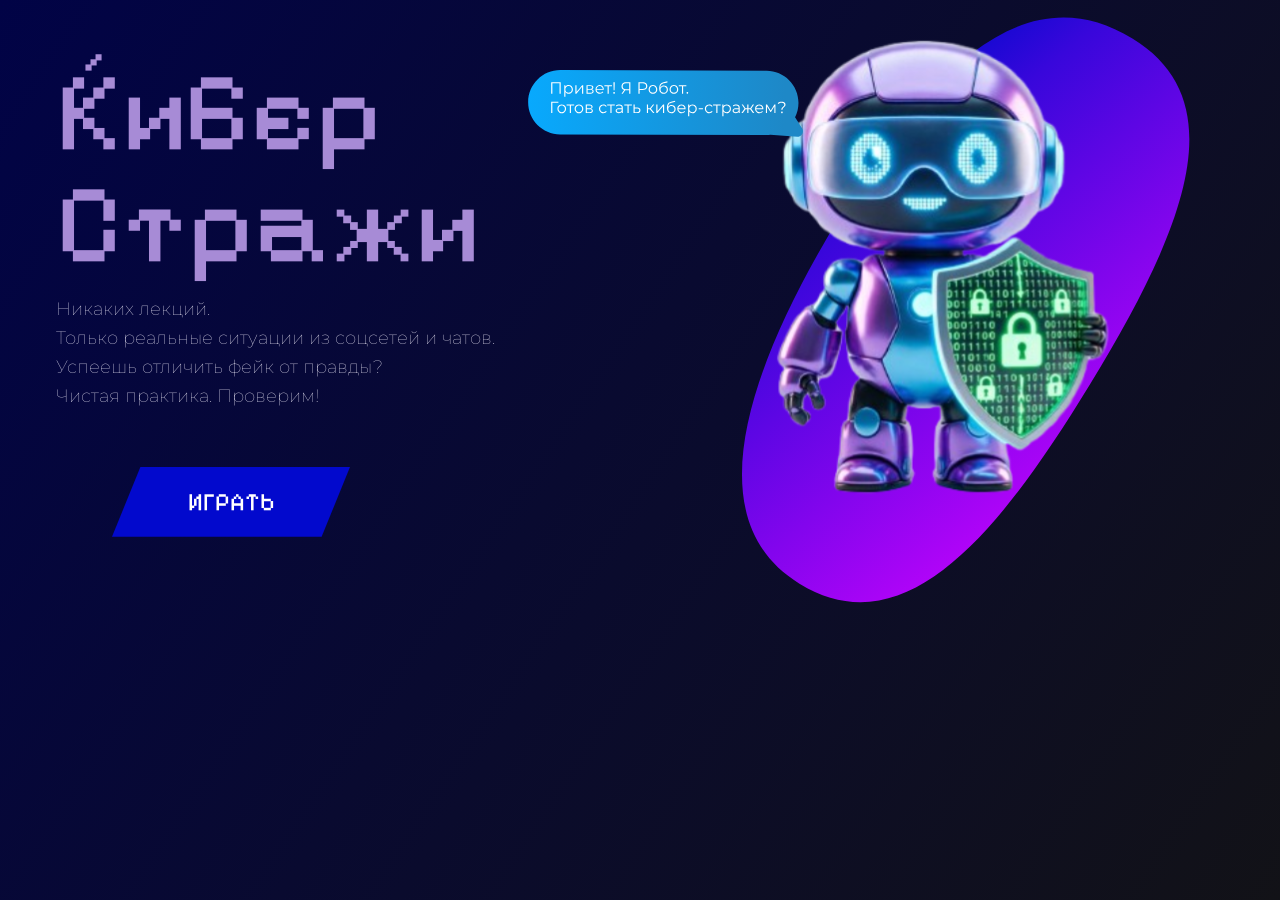
<file: index.html>
<!doctype html>
<html lang="ru">
  <head>
    <meta charset="UTF-8" />
    <meta name="viewport" content="width=device-width, initial-scale=1.0" />
    <title>Cyber Security</title>
    <!-- ПРАВИЛЬНО: css/style.css (файл в папке css) -->
    <link rel="stylesheet" href="css/style.css" />
  </head>
  <body>
    <!-- Скрипт в папке js -->
    <script src="js/script.js" defer></script>

    <header class="hero-section">
      <h1 class="main-title">Кибер <br />Стражи</h1>
      <p class="header-text">
        Никаких лекций. <br />Только реальные ситуации из соцсетей и чатов.
        <br />Успеешь отличить фейк от правды? <br />Чистая практика. Проверим!
      </p>

      <!-- Картинки в папке assets -->
      <img class="header-img" src="assets/img/robot.svg" alt="robot" />
      <img src="assets/logo/1.svg" alt="1" class="dialog-img" />

      <button onclick="window.location.href = 'page2.html'" class="play-game">
        ИГРАТЬ
      </button>
    </header>
  </body>
</html>
</file>
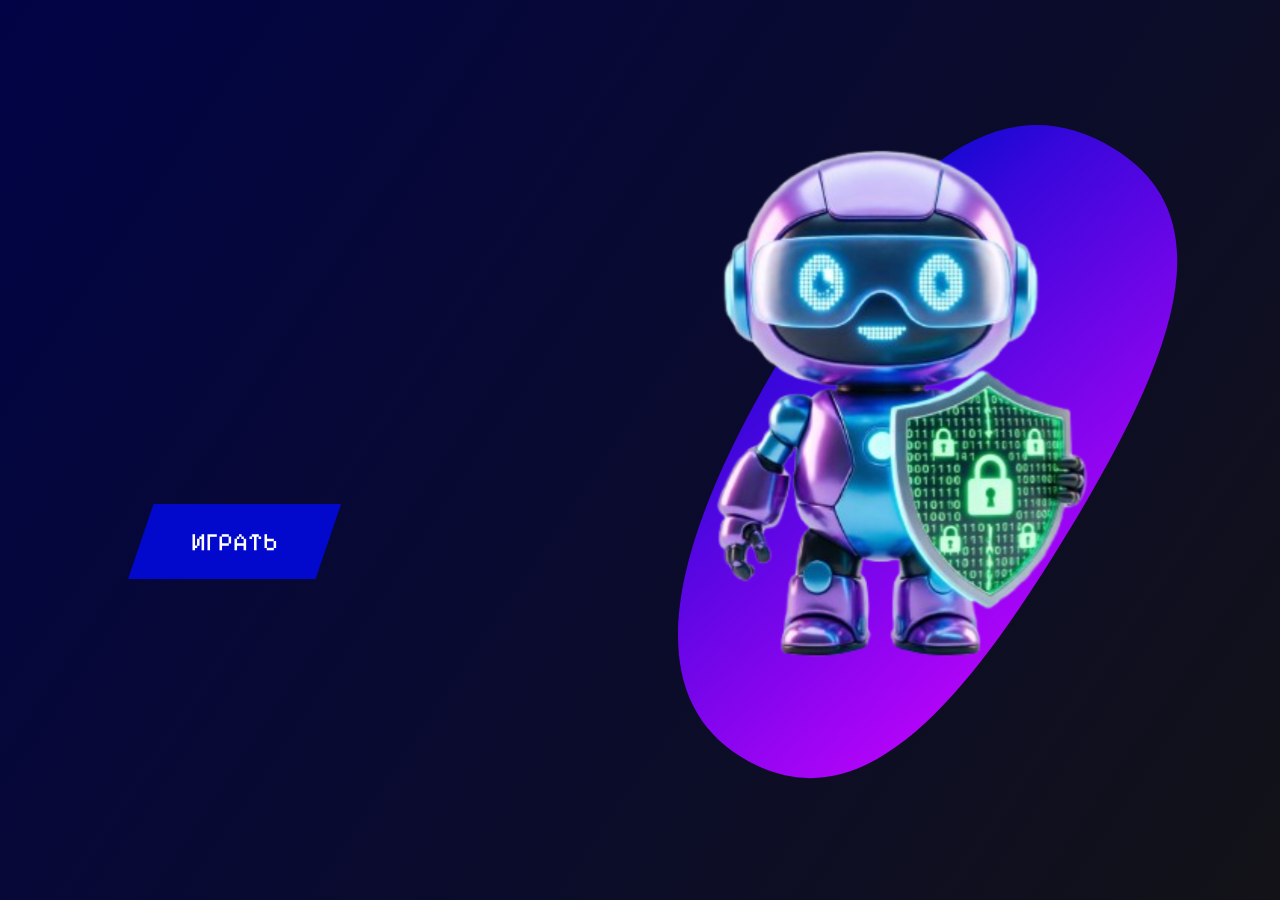
<file: page2.html>
<!doctype html>
<html lang="ru">
  <head>
    <meta charset="UTF-8" />
    <meta name="viewport" content="width=device-width, initial-scale=1.0" />
    <title>Кибербезопасность: Тест</title>
    <!-- ИСПРАВЛЕНО: Убрана точка в начале пути -->
    <link rel="stylesheet" href="css/page2.css" />
  </head>
  <body>
    <div class="game-container">
      <div id="intro-screen">
        <!-- ИСПРАВЛЕНО: Убрана точка в начале пути к картинкам -->
        <img src="assets/img/robot.svg" alt="Кибер-робот" class="main-robot" />

        <div class="robot-bubble anim-loop-1">
          Твоя миссия — распознать мошеннические сообщения среди писем, SMS и
          уведомлений. Как играть: читай сообщение, решай безопасно оно или
          мошенничество!
        </div>

        <div class="robot-bubble anim-loop-2">
          Принимаем тебя в ряды экспертов. Нажимай на кнопку, чтобы разобрать
          первое сообщение. Помни: мошенники хитры!
        </div>

        <button class="play-game" onclick="startGame()">ИГРАТЬ</button>
      </div>

      <!-- ЭКРАН 2: ИГРА -->
      <div id="quiz-screen" style="display: none">
        <img src="assets/img/robot.svg" alt="Кибер-робот" class="main-robot" />

        <div class="robot-bubble" id="game-bubble">Загрузка...</div>

        <div class="answers-container" id="answer-buttons">
          <button class="answer-btn" onclick="checkAnswer(true)">
            Безопасно
          </button>
          <button class="answer-btn" onclick="checkAnswer(false)">
            Опасно
          </button>
        </div>

        <button
          class="play-game"
          id="continue-btn"
          style="display: none"
          onclick="nextQuestion()"
        >
          ДАЛЬШЕ
        </button>
      </div>

      <div id="finish-screen" style="display: none">
        <img src="assets/img/robot.svg" alt="Кибер-робот" class="main-robot" />
        <div class="robot-bubble anim-once" style="text-align: center">
          Поздравляем!<br /><br />
          Ты прошёл все испытания<br />
          и стал экспертом по<br />
          кибербезопасности!
        </div>
        <button
          class="play-game-2"
          onclick="window.location.href = 'page3.html'"
        >
          ИГРА 2
        </button>
      </div>
    </div>
    <!-- ИСПРАВЛЕНО: Убрана точка в начале пути к JS -->
    <script src="js/script.js"></script>
  </body>
</html>
</file>
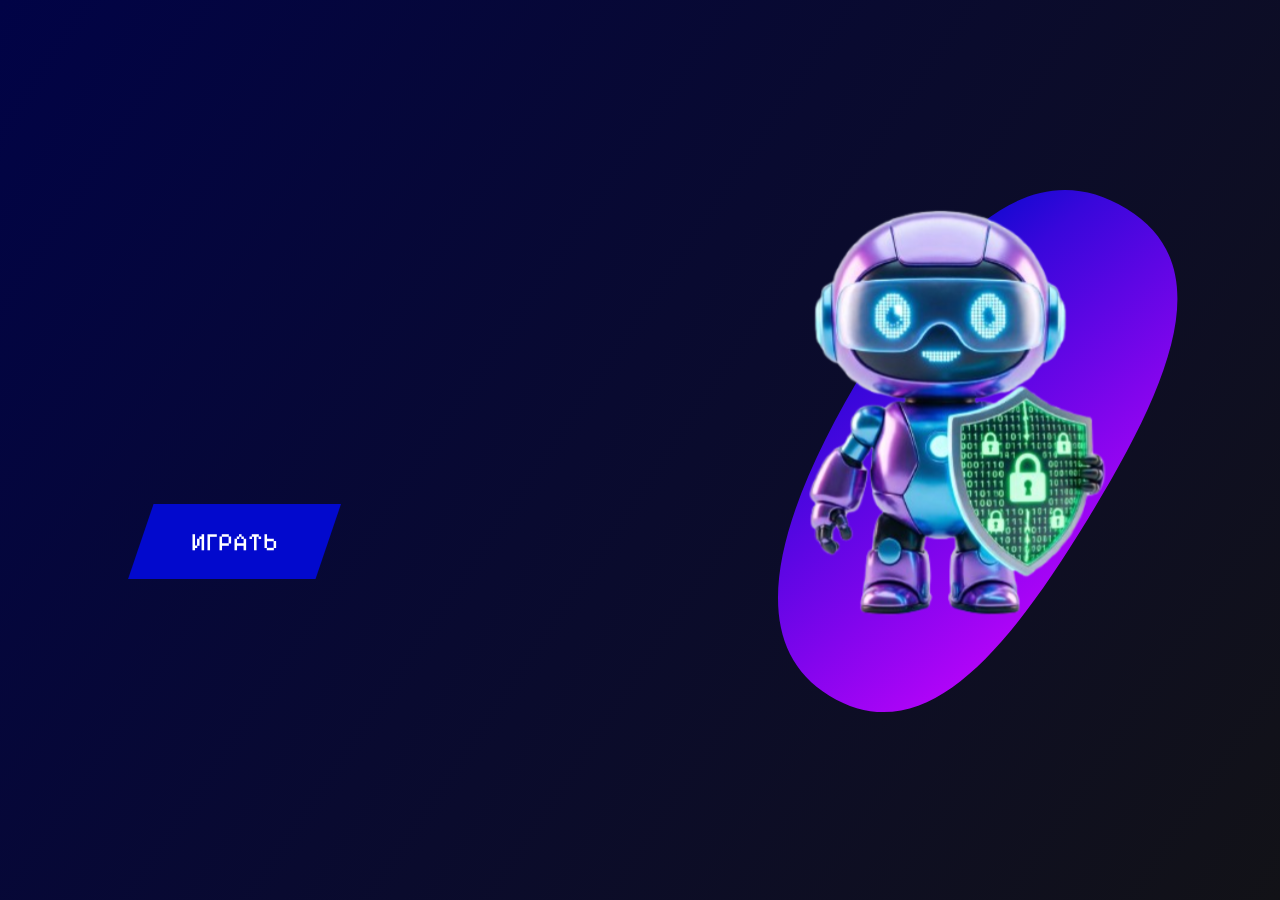
<file: page4.html>
<!doctype html>
<html lang="ru">
  <head>
    <meta charset="UTF-8" />
    <meta name="viewport" content="width=device-width, initial-scale=1.0" />
    <title>Хакеры маскируются</title>
    <link rel="stylesheet" href="css/page4.css" />
  </head>
  <body>
    <!-- ЭКРАН 1: ИНТРО -->
    <div id="intro-screen">
      <img src="assets/img/robot.svg" alt="Кибер-робот" class="main-robot" />
      <div class="robot-bubble anim-loop-1">
        Хакеры повсюду! Они маскируются <br />под друзей и знакомых, раскладывая
        <br />«бесплатный сыр» в сообщениях. <br />Не стань мышкой в их ловушке!
        <br />Твоё задание: найди все отличия <br />между настоящим сообщением и
        подделкой.
      </div>
      <div class="robot-bubble anim-loop-2">
        Кликай по деталям, чтобы обезвредить капкан! <br />Красный кружок
        подсветит ловушки мошенников, <br />а зеленый кружок покажет, как
        <br />выглядит безопасное общение. <br />Будь внимателен: одна ошибка —
        и мышеловка захлопнется!
      </div>
      <button class="play-game" onclick="startGame()">ИГРАТЬ</button>
    </div>

    <!-- ЭКРАН 2: УРОВЕНЬ 1 -->
    <div id="game-level-1" class="game-screen">
      <div class="game-layout">
        <div class="phones-wrapper">
          <div class="phone-frame">
            <img
              src="assets/img/phone1.svg"
              alt="Незнакомый номер"
              class="phone-img"
            />
            <div
              class="click-zone"
              style="top: 12%; left: 20%; width: 60%; height: 10%"
              data-type="danger"
              data-msg="🚨 Ага! Мошенник давит на жалость! Никогда не сообщай коды из СМС!"
              onclick="handleZoneClick(this)"
            ></div>
            <div
              class="click-zone"
              style="top: 25%; left: 10%; width: 80%; height: 20%"
              data-type="danger"
              data-msg="⚠️ Опасно! Просят код из СМС. Это мошенники!"
              onclick="handleZoneClick(this)"
            ></div>
            <div class="visual-zones-container"></div>
          </div>
          <div class="phone-frame">
            <img src="assets/img/phone2.svg" alt="Мама" class="phone-img" />
            <div
              class="click-zone"
              style="top: 12%; left: 20%; width: 60%; height: 10%"
              data-type="safe"
              data-msg="✅ Безопасно! Это контакт 'Мама'."
              onclick="handleZoneClick(this)"
            ></div>
            <div
              class="click-zone"
              style="top: 25%; left: 10%; width: 80%; height: 15%"
              data-type="safe"
              data-msg="✅ Безопасно! Мама просит купить хлеб."
              onclick="handleZoneClick(this)"
            ></div>
            <div class="visual-zones-container"></div>
          </div>
        </div>
        <div class="robot-area">
          <img src="assets/img/robot.svg" class="game-robot" alt="Робот" />
          <div class="robot-message active">
            Найди 4 отличия! Кликай по подозрительным местам.
          </div>
          <div class="score-counter" id="score-l1">
            Найдено: <span>0</span> / 4
          </div>
          <button
            id="btn-next-l1"
            class="play-game-2 hidden"
            onclick="goToLevel(2)"
          >
            ДАЛЬШЕ
          </button>
        </div>
      </div>
    </div>

    <!-- ЭКРАН 3: УРОВЕНЬ 2 -->
    <div id="game-level-2" class="game-screen">
      <div class="game-layout">
        <div class="phones-wrapper">
          <div class="phone-frame">
            <img
              src="assets/img/phone3.svg"
              alt="Фейк Telegram"
              class="phone-img"
            />
            <div
              class="click-zone"
              style="top: 12%; left: 15%; width: 70%; height: 10%"
              data-type="danger"
              data-msg="🚨 Опасно! Нет синей галочки. Это фейк!"
              onclick="handleZoneClick(this)"
            ></div>
            <div
              class="click-zone"
              style="top: 25%; left: 10%; width: 80%; height: 25%"
              data-type="danger"
              data-msg="⚠️ Ловушка! 'Бесплатный премиум' не существует!"
              onclick="handleZoneClick(this)"
            ></div>
            <div class="visual-zones-container"></div>
          </div>
          <div class="phone-frame">
            <img
              src="assets/img/phone4.svg"
              alt="Настоящий Telegram"
              class="phone-img"
            />
            <div
              class="click-zone"
              style="top: 12%; left: 15%; width: 70%; height: 10%"
              data-type="safe"
              data-msg="✅ Безопасно! Синяя галочка — официальный Telegram."
              onclick="handleZoneClick(this)"
            ></div>
            <div
              class="click-zone"
              style="top: 25%; left: 10%; width: 80%; height: 15%"
              data-type="safe"
              data-msg="✅ Безопасно! Официальное уведомление."
              onclick="handleZoneClick(this)"
            ></div>
            <div class="visual-zones-container"></div>
          </div>
        </div>
        <div class="robot-area">
          <img src="assets/img/robot.svg" class="game-robot" alt="Робот" />
          <div class="robot-message active">
            Настоящий Telegram всегда с синей галочкой!
          </div>
          <div class="score-counter" id="score-l2">
            Найдено: <span>0</span> / 4
          </div>
          <button
            id="btn-next-l2"
            class="play-game-2 hidden"
            onclick="goToLevel(3)"
          >
            ДАЛЬШЕ
          </button>
        </div>
      </div>
    </div>

    <!-- ЭКРАН 4: ВЫБОР -->
    <div id="screen-choose" class="game-screen">
      <div class="game-layout center-layout">
        <div class="robot-area wide">
          <img src="assets/img/robot.svg" class="game-robot" alt="Робот" />
          <div class="robot-message active">
            Отличная работа! БОНУС: забери приз!
          </div>
          <div class="choose-buttons">
            <button class="play-game prize-btn" onclick="triggerTrap()">
              Получить приз
            </button>
            <button class="play-game-2" onclick="goToLevel(4)">ДАЛЬШЕ</button>
          </div>
        </div>
      </div>
    </div>

    <!-- ЭКРАН 5: ЛОВУШКА -->
    <div id="screen-trap" class="game-screen">
      <div class="game-layout center-layout">
        <div class="robot-area wide">
          <img src="assets/img/robot.svg" class="game-robot" alt="Робот" />
          <div class="robot-message active trap-message">
            😈 Я тоже мог быть мошенником! Ты кликнул на ссылку.<br /><br /><strong
              >УРОК:</strong
            >
            НИКОГДА не кликай на подозрительные ссылки!
          </div>
          <button class="play-game-2" onclick="goToLevel(4)">
            Понял, больше не буду!
          </button>
        </div>
      </div>
    </div>

    <!-- ЭКРАН 6: ФИНАЛ -->
    <div id="finish-screen" class="game-screen">
      <div class="finish-container">
        <div class="finish-left">
          <div class="achievement-badge">
            <span class="badge-icon">🏆</span>
            <span class="badge-text">ДОСТИЖЕНИЕ РАЗБЛОКИРОВАНО</span>
          </div>
          <h1 class="finish-title">КИБЕР-СТРАЖ УРОВНЯ БОГ! 🔥</h1>
          <div class="finish-stats">
            <div class="stat-item">
              <span class="stat-value">8/8</span
              ><span class="stat-label">угроз найдено</span>
            </div>
            <div class="stat-item">
              <span class="stat-value">100%</span
              ><span class="stat-label">защита активна</span>
            </div>
            <div class="stat-item">
              <span class="stat-value">∞</span
              ><span class="stat-label">уровень крутости</span>
            </div>
          </div>
          <div class="finish-text">
            <p class="highlight">Ты прошёл все испытания!</p>
            <ul class="skills-list">
              <li>🎯 Распознаёшь фейковые аккаунты</li>
              <li>🛡️ Не попадаешься на удочку «бесплатного сыра»</li>
              <li>🔍 Видишь опасные зоны</li>
              <li>💪 Твои данные под защитой</li>
            </ul>
            <p class="final-praise">Ты настоящий герой киберпространства! 🚀</p>
          </div>
          <button class="play-game main-menu-btn" onclick="location.reload()">
            В ГЛАВНОЕ МЕНЮ
          </button>
        </div>
        <div class="finish-right">
          <img
            src="assets/img/robot.svg"
            alt="Победитель"
            class="finish-robot"
          />
          <div class="trophy-animation">🏆</div>
        </div>
      </div>
    </div>

    <script src="js/page4.js"></script>
  </body>
</html>
</file>
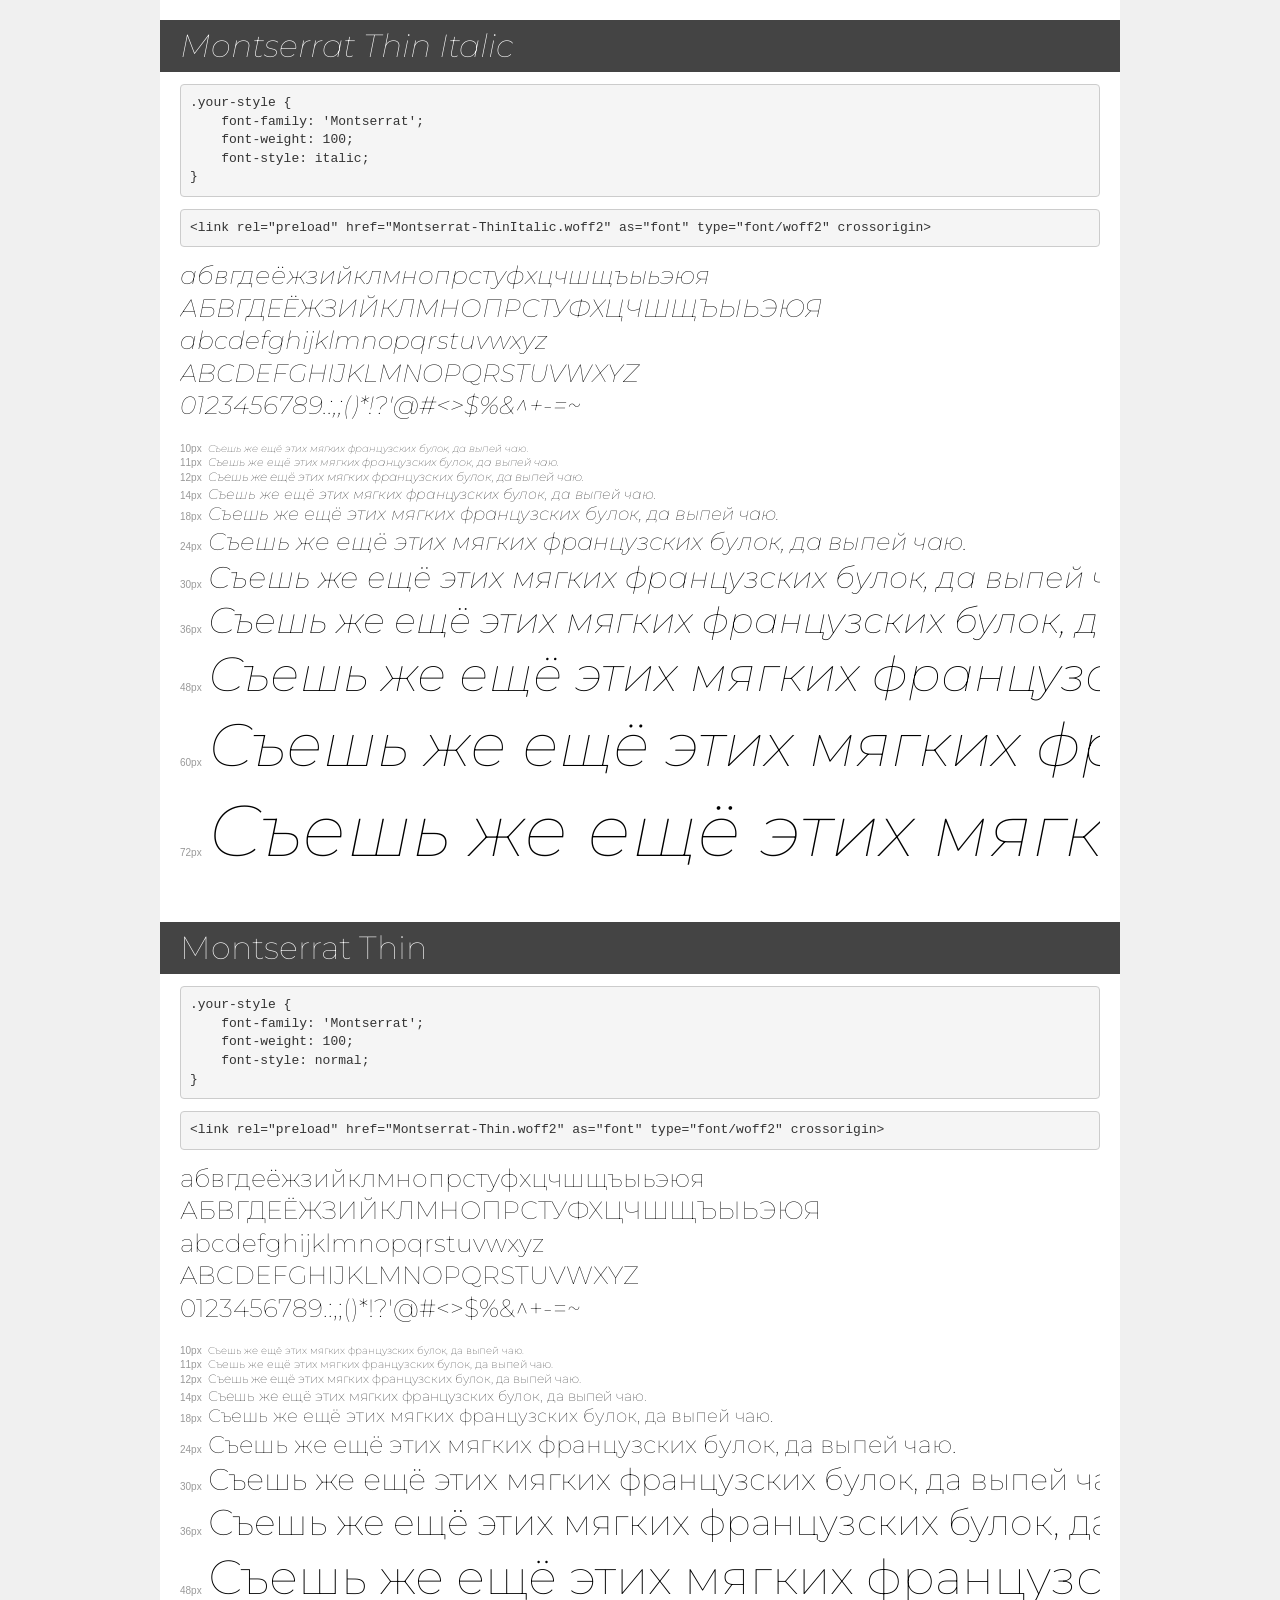
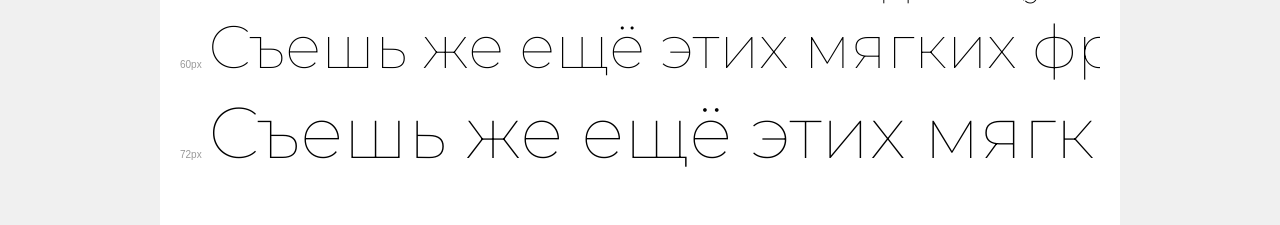
<file: assets/fonts/demo.html>
<!DOCTYPE html>
<html lang="en">
<head>
    <meta charset="utf-8">
    <meta http-equiv="X-UA-Compatible" content="IE=edge">
    <meta name="viewport" content="width=device-width, initial-scale=1">
    <meta name="robots" content="noindex, noarchive">
    <meta name="format-detection" content="telephone=no">
    <title>Transfonter demo</title>
    <link href="stylesheet.css" rel="stylesheet">
    <style>
        /*
        http://meyerweb.com/eric/tools/css/reset/
        v2.0 | 20110126
        License: none (public domain)
        */
        html, body, div, span, applet, object, iframe,
        h1, h2, h3, h4, h5, h6, p, blockquote, pre,
        a, abbr, acronym, address, big, cite, code,
        del, dfn, em, img, ins, kbd, q, s, samp,
        small, strike, strong, sub, sup, tt, var,
        b, u, i, center,
        dl, dt, dd, ol, ul, li,
        fieldset, form, label, legend,
        table, caption, tbody, tfoot, thead, tr, th, td,
        article, aside, canvas, details, embed,
        figure, figcaption, footer, header, hgroup,
        menu, nav, output, ruby, section, summary,
        time, mark, audio, video {
            margin: 0;
            padding: 0;
            border: 0;
            font-size: 100%;
            font: inherit;
            vertical-align: baseline;
        }
        /* HTML5 display-role reset for older browsers */
        article, aside, details, figcaption, figure,
        footer, header, hgroup, menu, nav, section {
            display: block;
        }
        body {
            line-height: 1;
        }
        ol, ul {
            list-style: none;
        }
        blockquote, q {
            quotes: none;
        }
        blockquote:before, blockquote:after,
        q:before, q:after {
            content: '';
            content: none;
        }
        table {
            border-collapse: collapse;
            border-spacing: 0;
        }
        /* demo styles */
        body {
            background: #f0f0f0;
            color: #000;
        }
        .page {
            background: #fff;
            width: 920px;
            margin: 0 auto;
            padding: 20px 20px 0 20px;
            overflow: hidden;
        }
        .font-container {
            overflow-x: auto;
            overflow-y: hidden;
            margin-bottom: 40px;
            line-height: 1.3;
            white-space: nowrap;
            padding-bottom: 5px;
        }
        h1 {
            position: relative;
            background: #444;
            font-size: 32px;
            color: #fff;
            padding: 10px 20px;
            margin: 0 -20px 12px -20px;
        }
        .letters {
            font-size: 25px;
            margin-bottom: 20px;
        }
        .s10:before {
            content: '10px';
        }
        .s11:before {
            content: '11px';
        }
        .s12:before {
            content: '12px';
        }
        .s14:before {
            content: '14px';
        }
        .s18:before {
            content: '18px';
        }
        .s24:before {
            content: '24px';
        }
        .s30:before {
            content: '30px';
        }
        .s36:before {
            content: '36px';
        }
        .s48:before {
            content: '48px';
        }
        .s60:before {
            content: '60px';
        }
        .s72:before {
            content: '72px';
        }
        .s10:before, .s11:before, .s12:before, .s14:before,
        .s18:before, .s24:before, .s30:before, .s36:before,
        .s48:before, .s60:before, .s72:before {
            font-family: Arial, sans-serif;
            font-size: 10px;
            font-weight: normal;
            font-style: normal;
            color: #999;
            padding-right: 6px;
        }
        pre {
            display: block;
            padding: 9px;
            margin: 0 0 12px;
            font-family: Monaco, Menlo, Consolas, "Courier New", monospace;
            font-size: 13px;
            line-height: 1.428571429;
            color: #333;
            font-weight: normal;
            font-style: normal;
            background-color: #f5f5f5;
            border: 1px solid #ccc;
            overflow-x: auto;
            border-radius: 4px;
        }
        /* responsive */
        @media (max-width: 959px) {
            .page {
                width: auto;
                margin: 0;
            }
        }
    </style>
</head>
<body>
<div class="page">
    <div class="demo">
        <h1 style="font-family: 'Montserrat'; font-weight: 100; font-style: italic;">Montserrat Thin Italic</h1>
        <pre title="Usage">.your-style {
    font-family: 'Montserrat';
    font-weight: 100;
    font-style: italic;
}</pre>
        <pre title="Preload (optional)">
&lt;link rel=&quot;preload&quot; href=&quot;Montserrat-ThinItalic.woff2&quot; as=&quot;font&quot; type=&quot;font/woff2&quot; crossorigin&gt;</pre>
        <div class="font-container" style="font-family: 'Montserrat'; font-weight: 100; font-style: italic;">
            <p class="letters">
                абвгдеёжзийклмнопрстуфхцчшщъыьэюя<br>
АБВГДЕЁЖЗИЙКЛМНОПРСТУФХЦЧШЩЪЫЬЭЮЯ<br>
abcdefghijklmnopqrstuvwxyz<br>
ABCDEFGHIJKLMNOPQRSTUVWXYZ<br>
                0123456789.:,;()*!?'@#&lt;&gt;$%&^+-=~
            </p>
            <p class="s10" style="font-size: 10px;">Съешь же ещё этих мягких французских булок, да выпей чаю.</p>
            <p class="s11" style="font-size: 11px;">Съешь же ещё этих мягких французских булок, да выпей чаю.</p>
            <p class="s12" style="font-size: 12px;">Съешь же ещё этих мягких французских булок, да выпей чаю.</p>
            <p class="s14" style="font-size: 14px;">Съешь же ещё этих мягких французских булок, да выпей чаю.</p>
            <p class="s18" style="font-size: 18px;">Съешь же ещё этих мягких французских булок, да выпей чаю.</p>
            <p class="s24" style="font-size: 24px;">Съешь же ещё этих мягких французских булок, да выпей чаю.</p>
            <p class="s30" style="font-size: 30px;">Съешь же ещё этих мягких французских булок, да выпей чаю.</p>
            <p class="s36" style="font-size: 36px;">Съешь же ещё этих мягких французских булок, да выпей чаю.</p>
            <p class="s48" style="font-size: 48px;">Съешь же ещё этих мягких французских булок, да выпей чаю.</p>
            <p class="s60" style="font-size: 60px;">Съешь же ещё этих мягких французских булок, да выпей чаю.</p>
            <p class="s72" style="font-size: 72px;">Съешь же ещё этих мягких французских булок, да выпей чаю.</p>
        </div>
    </div>

    <div class="demo">
        <h1 style="font-family: 'Montserrat'; font-weight: 100; font-style: normal;">Montserrat Thin</h1>
        <pre title="Usage">.your-style {
    font-family: 'Montserrat';
    font-weight: 100;
    font-style: normal;
}</pre>
        <pre title="Preload (optional)">
&lt;link rel=&quot;preload&quot; href=&quot;Montserrat-Thin.woff2&quot; as=&quot;font&quot; type=&quot;font/woff2&quot; crossorigin&gt;</pre>
        <div class="font-container" style="font-family: 'Montserrat'; font-weight: 100; font-style: normal;">
            <p class="letters">
                абвгдеёжзийклмнопрстуфхцчшщъыьэюя<br>
АБВГДЕЁЖЗИЙКЛМНОПРСТУФХЦЧШЩЪЫЬЭЮЯ<br>
abcdefghijklmnopqrstuvwxyz<br>
ABCDEFGHIJKLMNOPQRSTUVWXYZ<br>
                0123456789.:,;()*!?'@#&lt;&gt;$%&^+-=~
            </p>
            <p class="s10" style="font-size: 10px;">Съешь же ещё этих мягких французских булок, да выпей чаю.</p>
            <p class="s11" style="font-size: 11px;">Съешь же ещё этих мягких французских булок, да выпей чаю.</p>
            <p class="s12" style="font-size: 12px;">Съешь же ещё этих мягких французских булок, да выпей чаю.</p>
            <p class="s14" style="font-size: 14px;">Съешь же ещё этих мягких французских булок, да выпей чаю.</p>
            <p class="s18" style="font-size: 18px;">Съешь же ещё этих мягких французских булок, да выпей чаю.</p>
            <p class="s24" style="font-size: 24px;">Съешь же ещё этих мягких французских булок, да выпей чаю.</p>
            <p class="s30" style="font-size: 30px;">Съешь же ещё этих мягких французских булок, да выпей чаю.</p>
            <p class="s36" style="font-size: 36px;">Съешь же ещё этих мягких французских булок, да выпей чаю.</p>
            <p class="s48" style="font-size: 48px;">Съешь же ещё этих мягких французских булок, да выпей чаю.</p>
            <p class="s60" style="font-size: 60px;">Съешь же ещё этих мягких французских булок, да выпей чаю.</p>
            <p class="s72" style="font-size: 72px;">Съешь же ещё этих мягких французских булок, да выпей чаю.</p>
        </div>
    </div>

</div>
</body>
</html>
</file>
<file: css/style.css>
/* Montserrat Thin (очень тонкий) */
@font-face {
    font-family: 'Montserrat';
    src: url('../assets/fonts/Montserrat-Thin.woff2') format('woff2');
    font-weight: 100;
    font-style: normal;
}

/* Montserrat Thin Italic (тонкий курсив) */
@font-face {
    font-family: 'Montserrat';
    src: url('../assets/fonts/Montserrat-ThinItalic.woff2') format('woff2');
    font-weight: 100;
    font-style: italic;
}

/* Pixelify Sans Regular (пиксельный шрифт) */
@font-face {
    font-family: 'Pixelify Sans';
    src: url('../assets/fonts/PixelifySans-Regular.woff2') format('woff2');
    font-weight: 400;
    font-style: normal;
}

/* Обнуляющий стиль */
* {
    padding: 0;
    margin: 0;
    border: 0;
}

*,
*:before,
*:after {
    box-sizing: border-box;
}

:focus,
:active {
    outline: none;
}

a:focus,
a:active {
    outline: none;
}

nav,
footer,
header,
aside {
    display: block;
}

html,
body {
    height: 100%;
    width: 100%;
    font-size: 100%;
    line-height: 1;
    font-size: 14px;
    -ms-text-size-adjust: 100%;
    -moz-text-size-adjust: 100%;
    -webkit-text-size-adjust: 100%;
}

input,
button,
textarea {
    font-family: inherit;
}

input::-ms-clear {
    display: none;
}

button {
    cursor: pointer;
}

button::-moz-focus-inner {
    padding: 0;
    border: 0;
}

a,
a:visited {
    text-decoration: none;
}

a:hover {
    text-decoration: none;
}

ul li {
    list-style: none;
}

img {
    vertical-align: top;
}

h1,
h2,
h3,
h4,
h5,
h6 {
    font-size: inherit;
    font-weight: 400;
}

body {
    background: linear-gradient(-56deg, #121217, #010346);
    font-family: Montserrat, sans-serif;
    overflow-x: hidden;
    overflow: hidden;
}

.hero-section {
    position: relative;
    min-height: 100vh;
    overflow: hidden;
}

.main-title {
    margin-top: 4rem;
    margin-left: 4rem;
    font-size: 8rem;
    font-family: 'Pixelify Sans', cursive;
    color: #A78BD6;
    line-height: 1;
}

.header-text {
    margin-top: 1rem;
    margin-left: 4rem;
    font-size: 1.3rem;
    font-family: Montserrat, sans-serif;
    color: #F1EDFB;
    max-width: 600px;
    line-height: 1.6;
}

.play-game {
    background-color: #0209CD;
    color: white;
    border: none;
    padding: 0.8em 3em;
    margin-top: 4rem;
    margin-left: 8rem;
    margin-bottom: 0;
    font-family: 'Pixelify Sans', cursive;
    font-size: 1.8em;
    /* ИСПРАВЛЕНО: путь ../ выходит из папки css в корень, убраны пробелы в имени файла */
    cursor: url('../assets/logo/cursor.png'), auto;
    outline: none;
    clip-path: polygon(12% 0, 100% 0, 88% 100%, 0% 100%);
    transition: background 0.3s ease, transform 0.1s ease;
    display: inline-block;
}

.play-game:hover {
    background: #7f1ef5;
    transform: translateY(-2px);
}

.play-game:active {
    transform: scale(0.95) translateY(0);
}

/* ✅ ИСПРАВЛЕНО ДЛЯ ДЕСКТОПА */
.header-img {
    position: absolute;
    top: 1rem;
    right: 7%;
    width: 35%;
    max-width: 500px;
    height: auto;
    z-index: 1;
}

.dialog-img {
    opacity: 0;
    position: absolute;
    left: 53%;
    top: 5rem;
    width: 300px;
    transform: translateX(-50%);
    animation-name: fadeInUp;
    animation-duration: 1.5s;
    animation-timing-function: ease-out;
    animation-delay: 2s;
    animation-fill-mode: forwards;
    z-index: 2;
}

@keyframes fadeInUp {
    from {
        opacity: 0;
        transform: translateX(-50%) translateY(20px);
    }

    to {
        opacity: 1;
        transform: translateX(-50%) translateY(0);
    }
}

@keyframes fadeIn {
    to {
        opacity: 1;
    }
}

/* =========================================
   АДАПТАЦИЯ ДЛЯ МОБИЛЬНЫХ (БЕЗ ИЗМЕНЕНИЙ)
   ========================================= */
@media (max-width: 768px) {
    .hero-section {
        padding: 0.7rem;
        display: flex;
        flex-direction: column;
        align-items: center;
    }

    .main-title {
        margin-top: 2rem;
        margin-left: 0;
        font-size: 3.5rem;
        text-align: center;
    }

    .header-text {
        position: relative;
        z-index: 10;
        margin-top: 0.6rem;
        margin-left: 0;
        margin-bottom: 2rem;
        font-size: 1rem;
        text-align: center;
        max-width: 100%;
    }

    .play-game {
        position: fixed !important;
        top: auto !important;
        bottom: max(6rem, env(safe-area-inset-bottom)) !important;
        left: 0 !important;
        right: 0 !important;
        margin: 0 auto !important;
        transform: none !important;
        width: 65%;
        max-width: 300px;
        padding: 1rem 2rem;
        font-size: 1.4rem;
        clip-path: polygon(12% 0, 100% 0, 88% 100%, 0% 100%);
        background-color: #0209CD;
        color: white;
        border: none;
        font-family: 'Pixelify Sans', cursive;
        cursor: pointer;
        z-index: 9999;
        transition: background 0.3s ease;
    }

    /* Перенесено внутрь @media, чтобы не ломать десктоп */
    .header-img {
        position: relative;
        top: 1em;
        right: auto;
        left: 27%;
        width: 60%;
        max-width: 250px;
        margin: 0 auto;
    }

    .dialog-img {
        width: 50%;
        max-width: 200px;
        left: 45%;
        top: 20rem;
        transform: translateX(-50%) scaleX(-1);
    }
}
</file>
<file: css/page2.css>
/* =========================================
   ШРИФТЫ
   ========================================= */
@font-face {
    font-family: 'Montserrat';
    src: url('../assets/fonts/Montserrat-Thin.woff2') format('woff2');
    font-weight: 100;
    font-style: normal;
}

@font-face {
    font-family: 'Pixelify Sans';
    src: url('../assets/fonts/PixelifySans-Regular.woff2') format('woff2');
    font-weight: 400;
    font-style: normal;
}

/* =========================================
   ОБНУЛЕНИЕ И БАЗА
   ========================================= */
* {
    padding: 0;
    margin: 0;
    border: 0;
    box-sizing: border-box;
}

html,
body {
    height: 100%;
    width: 100%;
    font-size: 14px;
}

body {
    background: linear-gradient(-56deg, #121217, #010346);
    font-family: 'Montserrat', sans-serif;
    overflow: hidden;
}

.game-container {
    position: relative;
    width: 100%;
    height: 100vh;
}

/* ✅ ВАЖНО: Класс для скрытия элементов (используется в JS) */
.hidden {
    display: none !important;
}

/* =========================================
   ПУЗЫРИ СООБЩЕНИЙ И АНИМАЦИИ
   ========================================= */
.robot-bubble {
    opacity: 0;
    position: absolute;
    top: 7rem;
    right: 40%;
    padding: 15px 25px;
    background: linear-gradient(to right, #1E88C7, #0790d9);
    color: white;
    font-family: 'Montserrat', sans-serif;
    border-radius: 20px;
    border-bottom-right-radius: 0;
    z-index: 3;
    will-change: opacity, transform;
    max-width: 450px;
    line-height: 1.5;
    font-size: 0.95rem;
}

.robot-bubble::after {
    content: "";
    position: absolute;
    bottom: 0;
    right: -15px;
    width: 25px;
    height: 25px;
    background: #0790d9;
    clip-path: polygon(0 0, 0% 100%, 100% 100%);
    z-index: -1;
    transition: background 0.3s ease;
}

.robot-bubble.error-bubble::after {
    background: #c73e54;
}

.anim-loop-1 {
    animation: lifeCycle1 25s ease-in-out infinite;
}

.anim-loop-2 {
    animation: lifeCycle2 25s ease-in-out infinite;
}

.anim-once {
    animation: fadeInUp 0.5s ease forwards;
}

@keyframes lifeCycle1 {

    0%,
    5% {
        opacity: 0;
        transform: translateY(20px);
        visibility: hidden;
    }

    10%,
    45% {
        opacity: 1;
        transform: translateY(0);
        visibility: visible;
    }

    50%,
    100% {
        opacity: 0;
        transform: translateY(-10px);
        visibility: hidden;
    }
}

@keyframes lifeCycle2 {

    0%,
    55% {
        opacity: 0;
        transform: translateY(20px);
        visibility: hidden;
    }

    60%,
    95% {
        opacity: 1;
        transform: translateY(0);
        visibility: visible;
    }

    100% {
        opacity: 0;
        transform: translateY(-10px);
        visibility: hidden;
    }
}

@keyframes fadeInUp {
    from {
        opacity: 0;
        transform: translateY(20px);
        visibility: hidden;
    }

    to {
        opacity: 1;
        transform: translateY(0);
        visibility: visible;
    }
}

/* =========================================
   КНОПКИ (ДЕСКТОП)
   ========================================= */
.play-game,
.play-game-2 {
    position: absolute;
    background: #0209CD;
    color: white;
    border: none;
    font-family: 'Pixelify Sans', cursive;
    cursor: url('../assets/logo/cursor.png'), pointer;
    clip-path: polygon(12% 0, 100% 0, 88% 100%, 0% 100%);
    transition: background 0.3s ease, transform 0.1s ease;
    z-index: 10;
    width: fit-content;
    display: inline-block;
    transform: none;
}

.play-game {
    top: 20em;
    left: 10%;
    padding: 0.9em 2.5em;
    font-size: 1.8em;
}

.play-game-2 {
    top: 80%;
    left: 10%;
    padding: 0.9em 2.2em;
    font-size: 1.8em;
    white-space: nowrap;
}

.play-game:hover,
.play-game-2:hover {
    background: #7f1ef5;
    transform: translateY(-2px);
}

.play-game:active,
.play-game-2:active {
    transform: scale(0.95);
}

/* =========================================
   КНОПКИ ОТВЕТОВ И РОБОТ (ДЕСКТОП)
   ========================================= */
.answers-container {
    position: absolute;
    top: 50%;
    left: 5%;
    display: flex;
    gap: 20px;
    z-index: 10;
}

.answer-btn {
    margin-top: 7em;
    padding: 20px 45px;
    font-family: 'Pixelify Sans', cursive;
    font-size: 1.3rem;
    color: white;
    border: none;
    cursor: pointer;
    clip-path: polygon(10% 0, 100% 0, 90% 100%, 0% 100%);
    transition: all 0.2s;
    background: linear-gradient(90deg, #3707DA, #1D0474);
    box-shadow: 0 4px 15px rgba(55, 7, 218, 0.4);
}

.answer-btn:hover {
    transform: scale(1.05);
    box-shadow: 0 6px 20px rgba(55, 7, 218, 0.6);
}

.answer-btn:active {
    transform: scale(0.95);
}

.main-robot {
    position: absolute;
    top: 50%;
    right: 8%;
    transform: translateY(-50%);
    width: 45%;
    max-width: 500px;
    z-index: 1;
}

/* =========================================
   АДАПТАЦИЯ ДЛЯ МОБИЛЬНЫХ (ОДИН БЛОК)
   ========================================= */
@media (max-width: 768px) {
    .main-robot {
        position: relative;
        top: 15rem;
        right: auto;
        left: 65%;
        transform: translateX(-50%);
        width: 65%;
        max-width: 260px;
    }

    .robot-bubble {
        position: absolute;
        top: 5%;
        left: 10%;
        transform: translateX(-50%);
        width: 55%;
        margin: 0;
        right: auto;
        bottom: auto;
        z-index: 10;
    }

    .bubble {
        top: 20% !important;
    }

    .answers-container {
        position: absolute !important;
        top: 68% !important;
        left: 50% !important;
        transform: translateX(-50%) !important;
        margin: 0 !important;
        justify-content: center !important;
        flex-wrap: wrap !important;
        gap: 10px !important;
        width: 100% !important;
        z-index: 100 !important;
    }

    .answer-btn {
        width: 60% !important;
        max-width: 280px !important;
        font-size: 1.4rem !important;
        padding: 15px 20px !important;
        display: block !important;
        margin: 0 !important;
        text-align: center !important;
    }

    /* Кнопки ИГРАТЬ / ДАЛЬШЕ / ИГРА 2 на мобильном */
    .play-game,
    .play-game-2 {
        position: fixed !important;
        bottom: 2rem !important;
        left: 50% !important;
        top: auto !important;
        transform: translateX(-50%) !important;
        margin: 0 !important;
        width: 70% !important;
        max-width: 300px !important;
        padding: 0.8em 2em !important;
        font-size: 1.5rem !important;
        display: block !important;
        z-index: 9999 !important;
    }

    /* 🔧 ИСПРАВЛЕНО: при наведении сохраняем центрирование, кнопка не убегает */
    .play-game:hover,
    .play-game-2:hover {
        transform: translateX(-50%) translateY(-2px) !important;
        background: #7f1ef5;
    }

    .play-game:active,
    .play-game-2:active {
        transform: translateX(-50%) scale(0.95) !important;
    }
}

/* 🔧 ИСПРАВЛЕНО: Кнопка ДАЛЬШЕ (#continue-btn) принудительно скрыта на мобильных, пока JS не уберёт класс .hidden */
#continue-btn.hidden {
    display: none !important;
    visibility: hidden !important;
}
</file>
<file: css/page4.css>
@font-face {
    font-family: 'Montserrat';
    src: url('../assets/fonts/Montserrat-Thin.woff2') format('woff2');
    font-weight: 100;
    font-style: normal;
}

@font-face {
    font-family: 'Montserrat';
    src: url('../assets/fonts/Montserrat-ThinItalic.woff2') format('woff2');
    font-weight: 100;
    font-style: italic;
}

@font-face {
    font-family: 'Pixelify Sans';
    src: url('../assets/fonts/PixelifySans-Regular.woff2') format('woff2');
    font-weight: 400;
    font-style: normal;
}

* {
    padding: 0;
    margin: 0;
    border: 0;
    box-sizing: border-box;
}

html,
body {
    height: 100%;
    width: 100%;
    font-size: 14px;
}

body {
    background: linear-gradient(-56deg, #121217, #010346);
    font-family: 'Montserrat', sans-serif;
    overflow-x: hidden;
}

/* ИНТРО */
#intro-screen {
    position: relative;
    width: 100%;
    height: 100vh;
}

.main-robot {
    width: 380px !important;
    max-width: 400px !important;
    height: auto !important;
    position: absolute;
    top: 50%;
    right: 5%;
    transform: translateY(-50%);
    z-index: 1;
}

#intro-screen .main-robot {
    right: 8%;
    width: 400px !important;
    max-width: 450px !important;
}

.robot-bubble {
    opacity: 0;
    position: absolute;
    top: 5rem;
    right: 35%;
    padding: 15px 25px;
    background: linear-gradient(to right, #1E88C7, #0790d9);
    color: white;
    font-family: 'Montserrat', sans-serif;
    border-radius: 20px;
    border-bottom-right-radius: 0;
    z-index: 3;
    max-width: 450px;
    line-height: 1.5;
    font-size: 0.95rem;
}

.robot-bubble::after {
    content: "";
    position: absolute;
    bottom: 0;
    right: -15px;
    width: 25px;
    height: 25px;
    background: #0790d9;
    clip-path: polygon(0 0, 0% 100%, 100% 100%);
    z-index: -1;
}

.anim-loop-1 {
    animation: lifeCycle1 25s ease-in-out infinite;
}

.anim-loop-2 {
    animation: lifeCycle2 25s ease-in-out infinite;
}

@keyframes lifeCycle1 {

    0%,
    5% {
        opacity: 0;
        transform: translateY(20px);
        visibility: hidden;
    }

    10%,
    45% {
        opacity: 1;
        transform: translateY(0);
        visibility: visible;
    }

    50%,
    100% {
        opacity: 0;
        transform: translateY(-10px);
        visibility: hidden;
    }
}

@keyframes lifeCycle2 {

    0%,
    55% {
        opacity: 0;
        transform: translateY(20px);
        visibility: hidden;
    }

    60%,
    95% {
        opacity: 1;
        transform: translateY(0);
        visibility: visible;
    }

    100% {
        opacity: 0;
        transform: translateY(-10px);
        visibility: hidden;
    }
}

@keyframes fadeInUp {
    from {
        opacity: 0;
        transform: translateY(20px);
        visibility: hidden;
    }

    to {
        opacity: 1;
        transform: translateY(0);
        visibility: visible;
    }
}

/* КНОПКИ */
.play-game,
.play-game-2 {
    position: absolute;
    background: #0209CD;
    color: white;
    border: none;
    font-family: 'Pixelify Sans', cursive;
    cursor: pointer;
    clip-path: polygon(12% 0, 100% 0, 88% 100%, 0% 100%);
    transition: background 0.3s ease, transform 0.1s ease;
    z-index: 10;
    width: fit-content;
    display: inline-block;
}

.play-game {
    top: 20em;
    left: 10%;
    padding: 0.9em 2.5em;
    font-size: 1.8em;
}

.play-game:hover {
    background: #7f1ef5;
    transform: translateY(-2px);
}

.play-game:active {
    transform: scale(0.95);
}

.play-game-2 {
    position: static !important;
    margin: 10px auto 0 auto;
    display: block;
    font-size: 1.4rem !important;
    padding: 0.7em 2em !important;
}

/* ИГРОВЫЕ ЭКРАНЫ */
.game-screen {
    display: none;
    width: 100%;
    min-height: 100vh;
    position: absolute;
    top: 0;
    left: 0;
}

.game-screen.active {
    display: flex;
}

.game-layout {
    display: flex;
    justify-content: space-between;
    align-items: center;
    width: 95%;
    max-width: 1200px;
    min-height: 100vh;
    margin: 0 auto;
    padding: 60px 20px 40px;
    gap: 20px;
}

.center-layout {
    flex-direction: column;
    justify-content: center;
}

.phones-wrapper {
    display: flex;
    gap: 20px;
    flex: 1;
    justify-content: center;
    align-items: flex-start;
}

.phone-frame {
    width: 300px;
    height: 580px;
    background: #1e293b;
    border-radius: 30px;
    border: 4px solid #334155;
    position: relative;
    overflow: visible;
    box-shadow: 0 10px 30px rgba(0, 0, 0, 0.5);
}

.phone-img {
    width: 100%;
    height: 100%;
    object-fit: cover;
    position: relative;
    z-index: 1;
    pointer-events: none;
}

.click-zone {
    position: absolute;
    cursor: pointer;
    z-index: 10;
    background: transparent;
    border: 2px solid transparent;
    transition: all 0.2s;
}

.visual-circle {
    position: absolute;
    border-radius: 50%;
    pointer-events: none;
    z-index: 11;
    animation: popIn 0.3s ease;
    border: 2px solid white;
}

.visual-circle.danger {
    background: rgba(239, 68, 68, 0.5);
    border-color: #ef4444;
}

.visual-circle.safe {
    background: rgba(34, 197, 94, 0.5);
    border-color: #22c55e;
}

@keyframes popIn {
    0% {
        transform: scale(0);
        opacity: 0;
    }

    80% {
        transform: scale(1.1);
        opacity: 1;
    }

    100% {
        transform: scale(1);
        opacity: 1;
    }
}

.robot-area {
    display: flex;
    flex-direction: column;
    align-items: center;
    justify-content: center;
    width: 30%;
    position: relative;
    z-index: 4;
}

.robot-area.wide {
    width: 60%;
    max-width: 700px;
}

.game-robot {
    width: 260px;
    margin-bottom: 20px;
    margin-left: 3em;
    animation: float 3s ease-in-out infinite;
}

@keyframes float {
    0% {
        transform: translateY(0px);
    }

    50% {
        transform: translateY(-15px);
    }

    100% {
        transform: translateY(0px);
    }
}

/* ============================================ */
/* НАСТРОЙКА ПОЗИЦИИ СООБЩЕНИЯ РОБОТА          */
/* ============================================ */
/* Меняй значения ниже, чтобы двигать облачко: */
.robot-message {
    background: linear-gradient(to right, #1E88C7, #0790d9);
    color: white;
    font-family: 'Montserrat', sans-serif;
    padding: 20px;
    border-radius: 20px;
    border-bottom-right-radius: 0;
    max-width: 350px;
    line-height: 1.4;
    font-size: 0.9rem;
    position: relative;
    top: 0;
    left: 0;
    right: 0;
    bottom: 0;
    z-index: 10;
    display: none;
}

.robot-message.active {
    display: block;
    animation: fadeInUp 0.5s ease forwards;
}

.trap-message {
    background: linear-gradient(to right, #dc2626, #ef4444);
}

.trap-message::after {
    border-top-color: #ef4444;
}

.score-counter {
    font-family: 'Pixelify Sans', cursive;
    font-size: 1.5rem;
    background: rgba(255, 255, 255, 0.1);
    padding: 8px 20px;
    border-radius: 15px;
    margin-bottom: 15px;
    text-align: center;
}

.hidden {
    display: none !important;
}

.choose-buttons {
    display: flex;
    gap: 20px;
    margin-top: 10px;
    justify-content: center;
    flex-wrap: wrap;
}

.prize-btn {
    background: #a855f7 !important;
}

.prize-btn:hover {
    background: #9333ea !important;
}

/* ФИНАЛ */
.finish-container {
    display: flex;
    width: 100%;
    min-height: 100vh;
    align-items: center;
    justify-content: space-between;
    padding: 2rem 5%;
    gap: 3rem;
}

.finish-left {
    flex: 1;
    max-width: 65%;
    animation: fadeInUp 0.8s ease;
}

.finish-right {
    flex: 1;
    display: flex;
    justify-content: center;
    align-items: center;
    position: relative;
}

.achievement-badge {
    display: inline-flex;
    align-items: center;
    gap: 10px;
    background: linear-gradient(90deg, #fbbf24, #f59e0b);
    padding: 10px 20px;
    border-radius: 30px;
    margin-bottom: 1.5rem;
    animation: pulse 2s infinite;
}

.badge-icon {
    font-size: 1.5rem;
}

.badge-text {
    font-family: 'Pixelify Sans', cursive;
    font-size: 0.9rem;
    font-weight: bold;
    color: #1a1a1a;
}

.finish-title {
    font-family: 'Pixelify Sans', cursive;
    font-size: 3rem;
    background: linear-gradient(90deg, #fbbf24, #f59e0b, #fbbf24);
    background-size: 200% auto;
    -webkit-background-clip: text;
    -webkit-text-fill-color: transparent;
    margin-bottom: 1.5rem;
    animation: shine 3s linear infinite;
}

.finish-stats {
    display: flex;
    gap: 2rem;
    margin-bottom: 2rem;
    flex-wrap: wrap;
}

.stat-item {
    background: rgba(255, 255, 255, 0.1);
    padding: 1rem 1.5rem;
    border-radius: 15px;
    text-align: center;
    border: 2px solid rgba(251, 191, 36, 0.3);
}

.stat-value {
    display: block;
    font-family: 'Pixelify Sans', cursive;
    font-size: 2rem;
    color: #fbbf24;
    font-weight: bold;
}

.stat-label {
    font-size: 0.85rem;
    color: #94a3b8;
    margin-top: 0.3rem;
    display: block;
}

.finish-text {
    background: rgba(255, 255, 255, 0.05);
    padding: 2rem;
    border-radius: 20px;
    margin-bottom: 2rem;
    border-left: 4px solid #fbbf24;
}

.finish-text p {
    font-size: 1.1rem;
    line-height: 1.6;
    margin-bottom: 1rem;
}

.highlight {
    font-size: 1.3rem;
    color: #fbbf24;
    font-weight: 600;
}

.skills-list {
    list-style: none;
    margin: 1.5rem 0;
}

.skills-list li {
    padding: 0.8rem 0;
    font-size: 1.05rem;
    border-bottom: 1px solid rgba(255, 255, 255, 0.1);
}

.skills-list li:last-child {
    border-bottom: none;
}

.final-praise {
    font-size: 1.2rem;
    color: #fbbf24;
    font-weight: 600;
    text-align: center;
    margin-top: 1.5rem;
    padding: 1rem;
    background: rgba(251, 191, 36, 0.1);
    border-radius: 10px;
}

.main-menu-btn {
    background: linear-gradient(90deg, #10b981, #059669);
    font-size: 1.5rem;
    padding: 1.2rem 3rem;
    display: block;
    margin: 0 auto;
    animation: bounce 2s infinite;
}

.main-menu-btn:hover {
    background: linear-gradient(90deg, #059669, #047857);
    transform: translateY(-3px) scale(1.02);
}

.finish-robot {
    width: 350px;
    animation: float 3s ease-in-out infinite, rotate 10s linear infinite;
    filter: drop-shadow(0 0 30px rgba(251, 191, 36, 0.5));
}

.trophy-animation {
    position: absolute;
    font-size: 8rem;
    animation: trophyPop 1s ease, trophyFloat 3s ease-in-out infinite;
    top: 10%;
    right: 10%;
    opacity: 0.3;
}

@keyframes pulse {

    0%,
    100% {
        transform: scale(1);
    }

    50% {
        transform: scale(1.05);
    }
}

@keyframes shine {
    to {
        background-position: 200% center;
    }
}

@keyframes bounce {

    0%,
    100% {
        transform: translateY(0);
    }

    50% {
        transform: translateY(-10px);
    }
}

@keyframes rotate {
    from {
        transform: rotate(0deg);
    }

    to {
        transform: rotate(360deg);
    }
}

@keyframes trophyPop {
    0% {
        transform: scale(0) rotate(-180deg);
        opacity: 0;
    }

    100% {
        transform: scale(1) rotate(0deg);
        opacity: 0.3;
    }
}

@keyframes trophyFloat {

    0%,
    100% {
        transform: translateY(0);
    }

    50% {
        transform: translateY(-20px);
    }
}

.confetti {
    position: fixed;
    width: 10px;
    height: 10px;
    background: #fbbf24;
    animation: fall linear forwards;
    z-index: 1000;
    pointer-events: none;
}

@keyframes fall {
    to {
        transform: translateY(105vh) rotate(720deg);
        opacity: 0;
    }
}

/* Скрываем все input и textarea внутри телефонов */
.game-screen .phone-frame input,
.game-screen .phone-frame textarea {
    display: none !important;
}

/* Скрываем элементы с классами input-area, code-input и т.д. */
.input-area,
.code-input,
.input-box,
.code-field,
.message-input,
.trap-input,
.fake-input,
.input-zone,
.code-zone {
    display: none !important;
    visibility: hidden !important;
    opacity: 0 !important;
}

.game-screen .phone-frame div {
    border: none !important;
}

/* Специально для серой области с белой рамкой - убираем фон и рамки */
.game-screen .phone-frame * {
    box-shadow: none !important;
}

/* ============================================ */
/* АДАПТАЦИЯ 768px (МОБИЛЬНАЯ ВЕРСИЯ)          */
/* ============================================ */
@media (max-width: 768px) {

    /* Интро */
    #intro-screen .main-robot {
        width: 250px !important;
        right: 5%;
        top: 52%;
    }

    .robot-bubble {
        right: 5%;
        left: 5%;
        max-width: 50%;
        font-size: 0.85rem;
        top: 3rem;
    }

    .play-game {
        width: 60%;
        top: 75%;
        left: 25%;
        font-size: 1.2em;
        padding: 0.8em 2em;
    }

    .play-game-2 {
        top: 30%;
        left: 15%;
        font-size: 1.2em;
        padding: 0.8em 2em;
    }

    /* Игровой экран */
    .game-layout {
        flex-direction: column;
        padding: 20px 10px 30px;
        gap: 15px;
        overflow-y: auto;
        min-height: auto;
        align-items: center;
    }

    /* Блок робота на игровых уровнях */
    #game-level-1 .robot-area,
    #game-level-2 .robot-area {
        width: 100%;
        max-width: 420px;
        margin: 0 auto 10px auto;
        order: 1;
        flex-direction: column;
        align-items: center;
    }

    .game-robot {
        width: 160px;
        margin-bottom: 10px;
        margin-left: 0;
    }

    .robot-message {
        max-width: 90%;
        margin: 0 auto 10px auto;
        padding: 12px 15px;
        font-size: 0.85rem;
        text-align: center;
    }

    /* СЧЁТЧИК — строго по центру */
    .score-counter {
        font-size: 1.2rem;
        padding: 8px 18px;
        margin: 10px auto !important;
        order: 2;
        display: block;
        width: fit-content;
        text-align: center;
    }

    /* КНОПКА ДАЛЬШЕ — строго по центру */
    .play-game-2 {
        position: static !important;
        margin: 5px auto 0 auto !important;
        order: 3;
        width: 70%;
        max-width: 260px;
        font-size: 1.1rem !important;
        padding: 0.7em 2em !important;
        display: block;
        text-align: center;
    }

    /* Телефоны — после блока управления */
    .phones-wrapper {
        flex-direction: column;
        width: 100%;
        gap: 15px;
        align-items: center;
        order: 4;
    }

    .phone-frame {
        width: 280px;
        height: 540px;
    }

    /* ============================================ */
    /* ЭКРАН ЛОВУШКИ (screen-trap)                 */
    /* ============================================ */
    #screen-trap .robot-area {
        flex-direction: row !important;
        align-items: flex-start;
        justify-content: center;
        gap: 12px;
        max-width: 95%;
        margin: 30px auto 20px auto;
        /* Отступ сверху */
        order: 1;
    }

    /* Робот слева — делаем крупнее и опускаем ниже */
    #screen-trap .game-robot {
        width: 170px !important;
        margin-top: 20px !important;
        /* Опускаем робота ниже */
        margin-bottom: 0 !important;
        flex-shrink: 0;
    }

    /* Сообщение (красное) — поднимаем выше */
    #screen-trap .robot-message {
        position: relative !important;
        top: -15px !important;
        /* Поднимаем сообщение выше */
        right: auto !important;
        margin: 0 !important;
        max-width: 200px;
        padding: 12px 14px;
        font-size: 0.82rem;
        order: 1;
    }

    /* Кнопка "Понял, больше не буду!" — опускаем ниже */
    #screen-trap .play-game-2 {
        position: static !important;
        margin: 30px 0 0 0 !important;
        /* Опускаем кнопку ниже */
        order: 2;
        width: auto;
        min-width: 180px;
        font-size: 1rem !important;
        padding: 0.6em 1.5em !important;
        white-space: nowrap;
    }

    /* Экран выбора (Бонус) */
    .choose-buttons {
        order: 3;
        display: flex;
        gap: 10px;
        justify-content: center;
        width: 100%;
        margin-top: 10px;
    }

    .choose-buttons .play-game {
        position: static !important;
        margin: 0 !important;
        flex: 1;
        max-width: 140px;
        font-size: 0.95em !important;
        padding: 0.6em 1em !important;
    }

    /* ============================================ */
    /* ФИНАЛЬНЫЙ ЭКРАН                             */
    /* ============================================ */
    .finish-container {
        flex-direction: column;
        padding: 1.5rem;
        gap: 1rem;
        min-height: auto;
    }

    .finish-left {
        max-width: 100%;
        text-align: center;
        order: 2;
    }

    .finish-right {
        order: 1;
        margin-bottom: 10px;
    }

    .finish-robot {
        width: 200px;
    }

    .finish-title {
        font-size: 2.2rem;
    }

    .finish-stats {
        justify-content: center;
    }

    .trophy-animation {
        display: none;
    }

    /* КНОПКА ГЛАВНОЕ МЕНЮ — опускаем сильно вниз */
    .main-menu-btn {
        margin-top: 80px !important;
        /* Ещё ниже */
        margin-bottom: 30px;
        width: 80%;
        max-width: 320px;
    }
}

/* Адаптация для мобильных (480px) */
@media (max-width: 480px) {
    .phone-frame {
        width: 240px;
        height: 460px;
    }

    .game-robot {
        width: 130px;
    }

    #screen-trap .game-robot {
        width: 150px !important;
        margin-top: 15px !important;
    }

    #screen-trap .robot-message {
        top: -10px !important;
        max-width: 180px;
    }

    #screen-trap .play-game-2 {
        margin-top: 20px !important;
    }

    .finish-title {
        font-size: 1.6rem;
    }

    .stat-value {
        font-size: 1.5rem;
    }

    .main-menu-btn {
        margin-top: 60px !important;
        margin-bottom: 20px;
    }
}
</file>
<file: assets/fonts/stylesheet.css>
@font-face {
    font-family: 'Montserrat';
    src: url('Montserrat-ThinItalic.woff2') format('woff2');
    font-weight: 100;
    font-style: italic;
    font-display: swap;
}

@font-face {
    font-family: 'Montserrat';
    src: url('Montserrat-Thin.woff2') format('woff2');
    font-weight: 100;
    font-style: normal;
    font-display: swap;
}
</file>
